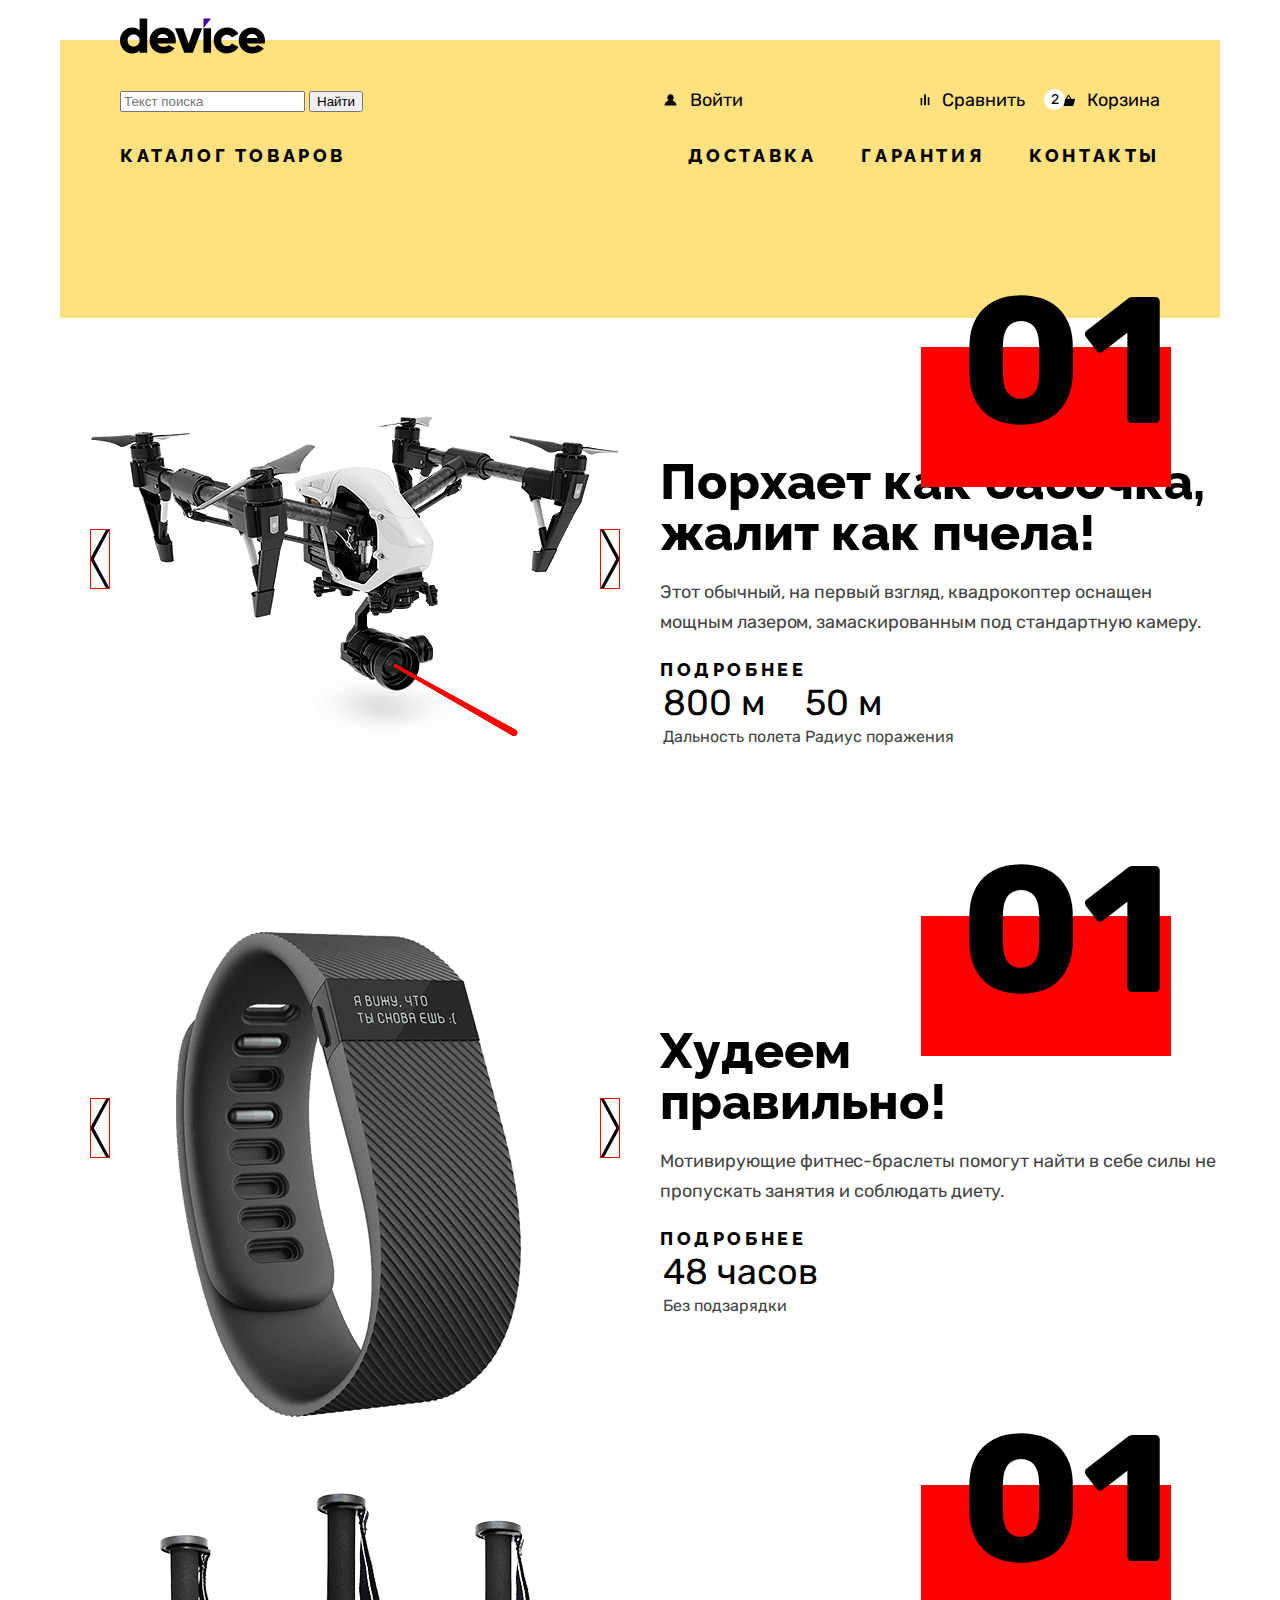
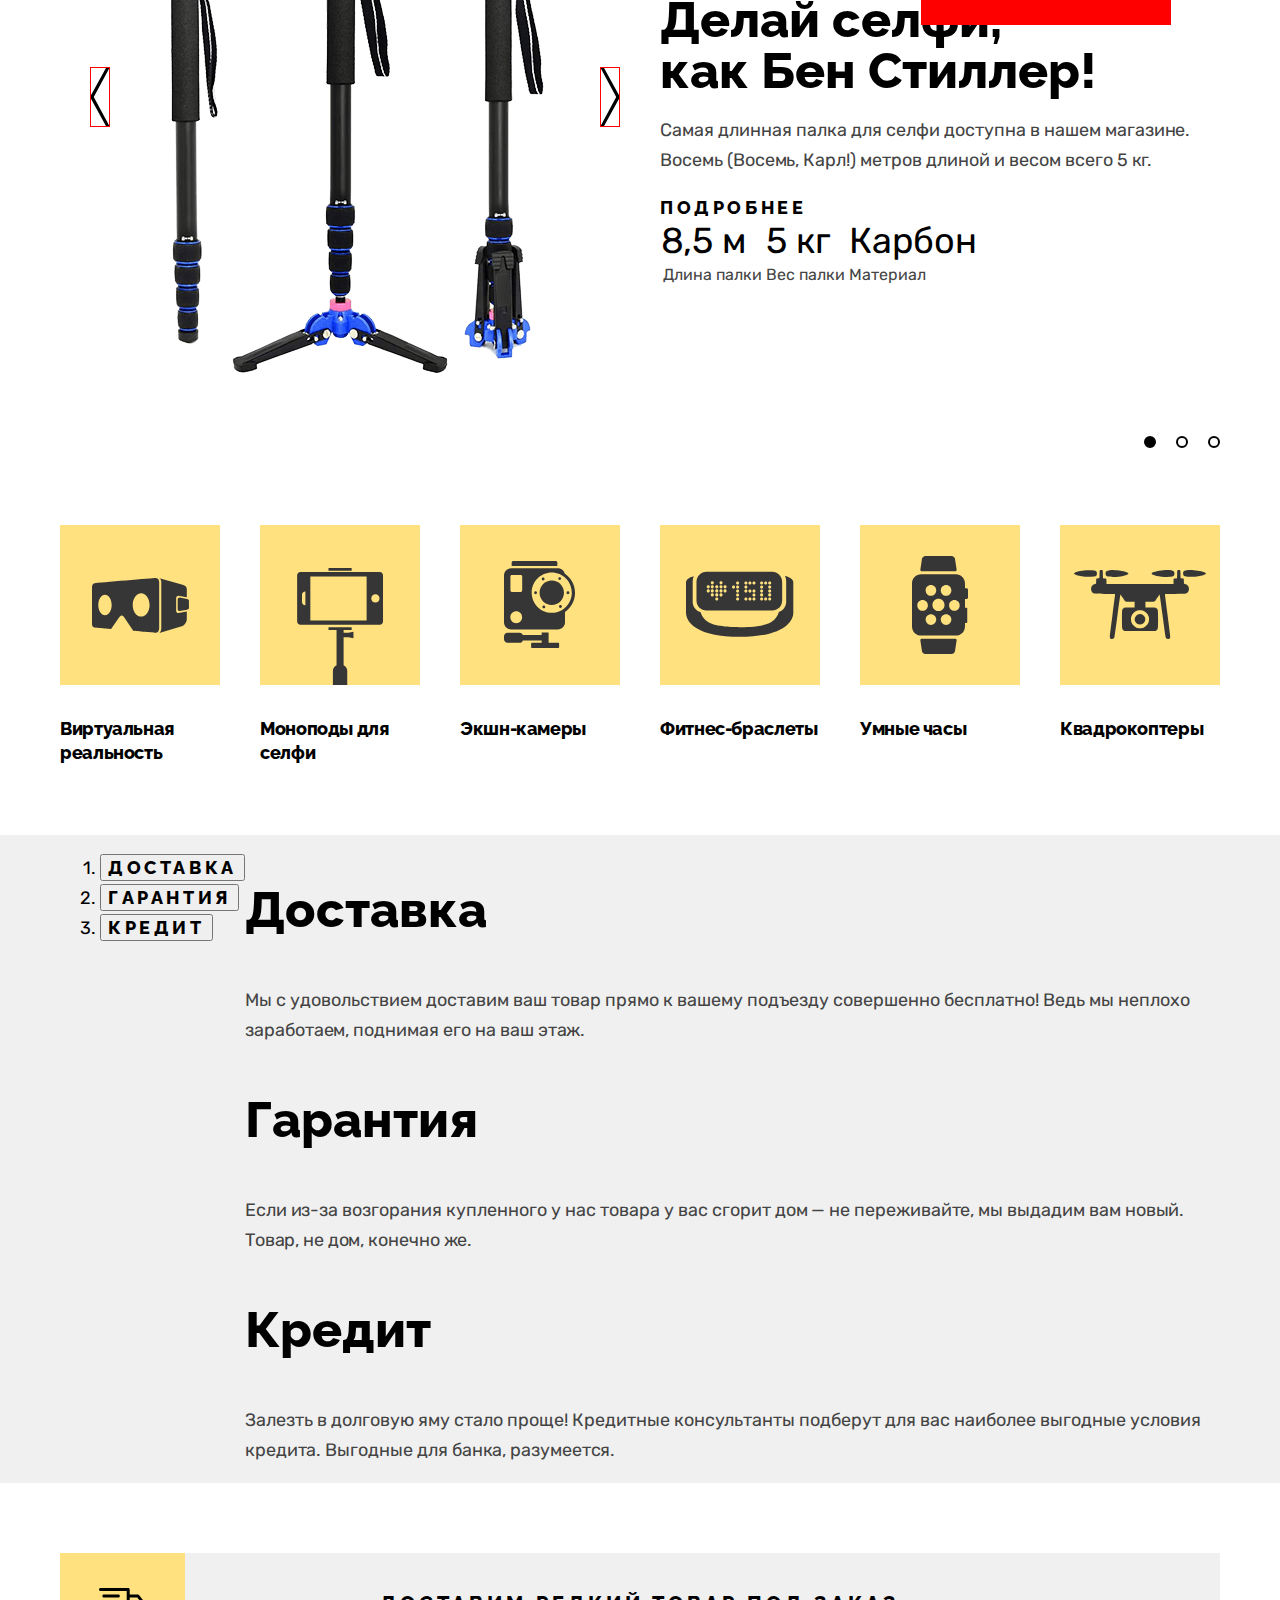
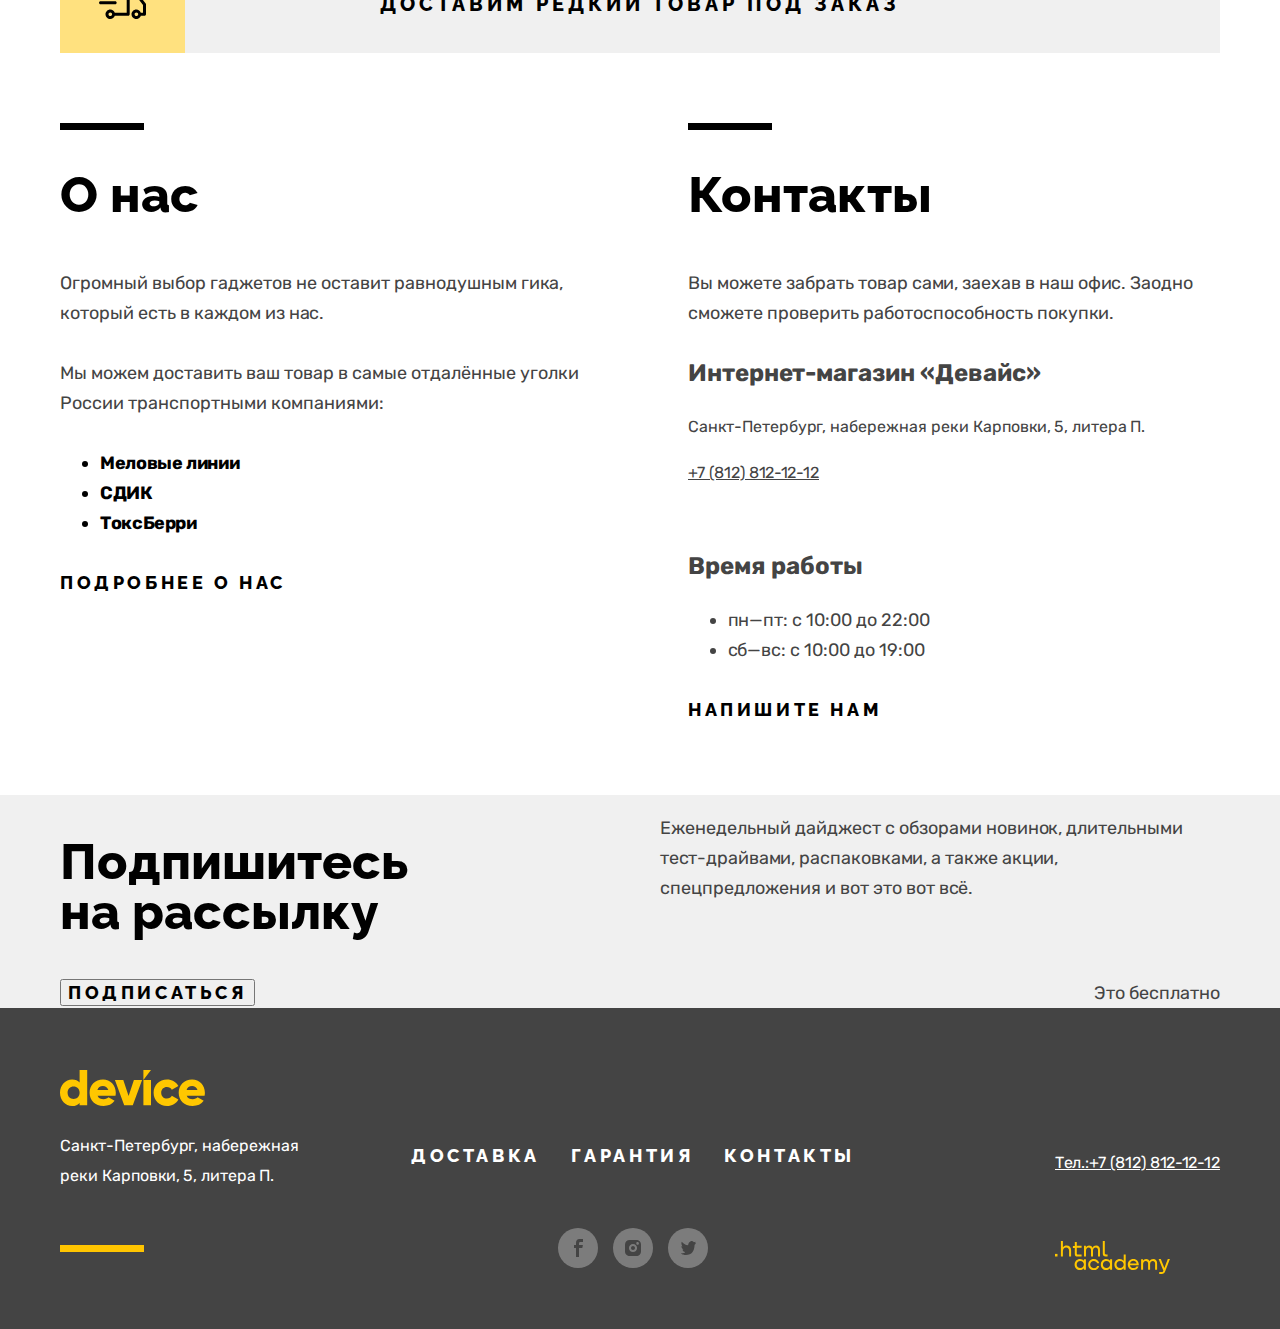
<file: index.html>
<!DOCTYPE html>
<html lang="ru">

<head>
  <meta charset="utf-8" />
  <title>HTML Academy: Девайс</title>
  <link rel="stylesheet" href="styles/style.css">
</head>
<body>
  <header class="main-header">
    <nav class="navigation">
      <a href="index.html" class="main-header-logo">
        <img src="images/logo_black.svg" alt="Логотип магазина Девайс." width="145" height="36"/>
      </a>
      <div class="user-navigation-wrapper">
        <form action="https://echo.htmlacademy.ru/" class="main-search" method="post">
          <label for="main-search-field" class="visually-hidden">Поиск по сайту</label>
          <input type="search" placeholder="Текст поиска" name="main-search-field" id="main-search-field" />
          <button class="main-search-button" type="submit">Найти</button>
        </form>
        <ul class="navigation-list navigation-user">
          <li class="navigation-item">
            <a href="#" class="navigation-link nav-user-icon">Войти</a>
          </li>
        </ul>
        <ul class="navigation-list navigation-cart">
          <li class="navigation-item">
            <a href="#" class="navigation-link nav-compare-icon">Сравнить</a>
          </li>
          <li class="navigation-item">
            <a href="#" class="navigation-link nav-cart-icon">Корзина</a>
          </li>
        </ul>
      </div>
      <ul class="navigation-list navigation-page">
        <li class="navigation-item">
          <a href="catalog.html" class="navigation-link">Каталог товаров</a>
        </li>
          <li class="navigation-item">
            <a href="delivery.html" class="navigation-link">Доставка</a>
          </li>
          <li class="navigation-item">
            <a href="warranty.html" class="navigation-link">Гарантия</a>
          </li>
          <li class="navigation-item">
            <a href="contacts.html" class="navigation-link">Контакты</a>
          </li>
      </ul>
    </nav>
  </header>
  <main class="main-container main-index">
    <h1 class="visually-hidden">Интернет-магазин Девайс.</h1>
    <div class="slider">
      <div class="slider-item">
        <div class="slider-image-wrapper">
          <img class="slider-image" src="images/slider-1.png" alt="Белый квадрокоптер." width="560" height="560" />
          <div class="slider-controls">
            <button class="slider-button slider-prev" type="button">
              <span class="visually-hidden">Предыдущий баннер.</span>
            </button>
            <button class="slider-button slider-next" type="button">
              <span class="visually-hidden">Следующий баннер.</span>
            </button>
          </div>
        </div>
        <div class="slider-details-wrapper">
          <p>
            <b class="main-title slider-header">Порхает как бабочка,<br />
              жалит как пчела!</b>
          </p>
          <p class="plain-text">
            Этот обычный, на первый взгляд, квадрокоптер оснащен мощным
            лазером, замаскированным под стандартную камеру.
          </p>
          <a href="#" class="button slider-link">Подробнее</a>
          <table class="slider-details">
            <tr class="slider-details-bold">
              <td>800 м</td>
              <td>50 м</td>
            </tr>
            <tr class="slider-details-light">
              <td>Дальность полета</td>
              <td>Радиус поражения</td>
            </tr>
          </table>
        </div>
      </div>
      <div class="slider-item">
        <div class="slider-image-wrapper">
          <img class="slider-image" src="images/slider-2.png" alt="Черный фитнес-браслет." width="560" height="560" />
          <div class="slider-controls">
            <button class="slider-button slider-prev" type="button">
              <span class="visually-hidden">Предыдущий баннер.</span>
            </button>
            <button class="slider-button slider-next" type="button">
              <span class="visually-hidden">Следующий баннер.</span>
            </button>
          </div>
        </div>
        <div class="slider-details-wrapper">
          <p>
            <b class="main-title slider-header">Худеем<br />
              правильно!</b>
          </p>
          <p class="plain-text">
            Мотивирующие фитнес-браслеты помогут найти в себе силы не
            пропускать занятия и соблюдать диету.
          </p>
          <a href="#" class="button slider-link">Подробнее</a>
          <table class="slider-details">
            <tr class="slider-details-bold">
              <td>48 часов</td>
            </tr>
            <tr class="slider-details-light">
              <td>Без подзарядки</td>
            </tr>
          </table>
        </div>
      </div>
      <div class="slider-item">
        <div class="slider-image-wrapper">
          <img class="slider-image" src="images/slider-3.png" alt="Черная палка для селфи." width="560" height="560" />
          <div class="slider-controls">
            <button class="slider-button slider-prev" type="button">
              <span class="visually-hidden">Предыдущий баннер.</span>
            </button>
            <button class="slider-button slider-next" type="button">
              <span class="visually-hidden">Следующий баннер.</span>
            </button>
          </div>
        </div>
        <div class="slider-details-wrapper">
          <p>
            <b class="main-title slider-header">Делай селфи,<br />
              как Бен Стиллер!
            </b>
          </p>
          <p class="plain-text">
            Самая длинная палка для селфи доступна в нашем магазине. Восемь
            (Восемь, Карл!) метров длиной и весом всего 5 кг.
          </p>
          <a href="#" class="button slider-link">Подробнее</a>
          <table class="slider-details">
            <tr class="slider-details-bold">
              <td>8,5 м</td>
              <td>5 кг</td>
              <td>Карбон</td>
            </tr>
            <tr class="slider-details-light">
              <td>Длина палки</td>
              <td>Вес палки</td>
              <td>Материал</td>
            </tr>
          </table>
        </div>
      </div>
      <ol class="slider-pagination">
        <li class="slider-pagination-item">
          <button class="slider-pagination-button slider-pagination-button-current" type="button">
            <span class="visually-hidden">1 баннер.</span>
          </button>
        </li>
        <li class="slider-pagination-item">
          <button class="slider-pagination-button" type="button">
            <span class="visually-hidden">2 баннер.</span>
          </button>
        </li>
        <li class="slider-pagination-item">
          <button class="slider-pagination-button" type="button">
            <span class="visually-hidden">3 баннер.</span>
          </button>
        </li>
      </ol>
    </div>
    <section class="categories">
      <div class="categories-wrapper">
        <h2 class="visually-hidden">Категории товаров.</h2>
        <ul class="categories-list">
          <li>
            <a class="categories-link category-vr" href="#">
              <h3>Виртуальная реальность</h3>
            </a>
          </li>
          <li>
            <a class="categories-link category-selfie" href="#">
              <h3>Моноподы для селфи</h3>
            </a>
          </li>
          <li>
            <a class="categories-link category-camera" href="#">
              <h3>Экшн-камеры</h3>
            </a>
          </li>
          <li>
            <a class="categories-link category-fitness" href="#">
              <h3>Фитнес-браслеты</h3>
            </a>
          </li>
          <li>
            <a class="categories-link category-watch" href="#">
              <h3>Умные часы</h3>
            </a>
          </li>
          <li>
            <a class="categories-link category-quadrocopter" href="#">
              <h3>Квадрокоптеры</h3>
            </a>
          </li>
        </ul>
      </div>
    </section>
    <section class="proposals">
      <div class="wrapper">
        <div class="proposals-wrapper">
          <ol class="proposals-pagination">
            <li class="proposals-pagination-item">
              <button class="button proposals-pagination-button proposals-pagination-button-current" type="button">
                Доставка
              </button>
            </li>
            <li class="proposals-pagination-item">
              <button class="button proposals-pagination-button" type="button">
                Гарантия
              </button>
            </li>
            <li class="proposals-pagination-item">
              <button class="button proposals-pagination-button" type="button">
                Кредит
              </button>
            </li>
          </ol>
          <h2 class="visually-hidden">Условия оплаты и гарантии.</h2>
          <div class="proposals-item-wrapper">
            <section class="proposals-item">
              <h3 class="main-title proposals-title">Доставка</h3>
              <p class="plain-text proposals-text">
                Мы с удовольствием доставим ваш товар прямо к вашему подъезду
                совершенно бесплатно! Ведь мы неплохо заработаем, поднимая его на
                ваш этаж.
              </p>
            </section>
            <section class="proposals-item">
              <h3 class="main-title proposals-title">Гарантия</h3>
              <p class="plain-text proposals-text">
                Если из-за возгорания купленного у нас товара у вас сгорит дом — не
                переживайте, мы выдадим вам новый. Товар, не дом, конечно же.
              </p>
            </section>
            <section class="proposals-item">
              <h3 class="main-title proposals-title">Кредит</h3>
              <p class="plain-text proposals-text">
                Залезть в долговую яму стало проще! Кредитные консультанты подберут
                для вас наиболее выгодные условия кредита. Выгодные для банка,
                разумеется.
              </p>
            </section>
  
          </div>
        </div>
      </div>
    </section>
      <a class="proposals-info-text proposals-info-wrapper" href="#">
        <b>Доставим редкий товар под заказ</b>
      </a>
    <div class="about-contacts-wrapper">
      <section class="about">
        <h2 class="main-title about-title">О нас</h2>
        <p class="plain-text">
          Огромный выбор гаджетов не оставит равнодушным гика, который есть в
          каждом из нас.
        </p>
        <p class="plain-text">
          Мы можем доставить ваш товар в самые отдалённые уголки России
          транспортными компаниями:
        </p>
        <ul class="about-list">
          <li class="about-item">
            <span>Меловые линии</span>
          </li>
          <li class="about-item">
            <span>СДИК</span>
          </li>
          <li class="about-item">
            <span>ТоксБерри</span>
          </li>
        </ul>
        <a href="#" class="button about-link">Подробнее о нас</a>
      </section>
      <section class="contacts">
        <h2 class="main-title contacts-title">Контакты</h2>
        <p class="plain-text contacts-text">
          Вы можете забрать товар сами, заехав в наш офис. Заодно сможете
          проверить работоспособность покупки.
        </p>
        <section>
          <h3 class="contacts-subtitle">Интернет-магазин «Девайс»</h3>
          <address class="contacts-address">
            <p class="plain-text contacts-address-text">
              Санкт-Петербург, набережная реки Карповки, 5, литера П.
            </p>
            <a class="plain-text contacts-phone" href="tel:+78128121212">+7 (812) 812-12-12</a>
          </address>
        </section>
        <section>
          <h3 class="contacts-subtitle">Время работы</h3>
          <ul class="contacts-schedule">
            <li class="plain-text contacts-schedule-item">пн—пт: с 10:00 до 22:00</li>
            <li class="plain-text contacts-schedule-item">сб—вс: с 10:00 до 19:00</li>
          </ul>
        </section>
        <a class="button contacts-link" href="#">Напишите нам</a>
      </section>
    </div>
    <section class="email">
      <div class="email-wrapper">
        <h2 class="main-title email-title">Подпишитесь на рассылку</h2>
        <p class="plain-text email-text">
          Еженедельный дайджест с обзорами новинок, длительными тест-драйвами,
          распаковками, а также акции, спецпредложения и вот это вот всё.
        </p>
      </div>
      <div class="email-wrapper">
        <form class="email-form" action="https://echo.htmlacademy.ru/" method="post">
          <label class="visually-hidden">Email
            <input type="email" placeholder="Ваш e-mail" name="email-form-field" required />
          </label>
          <button class="button email-form-button" type="submit">Подписаться</button>
        </form>
        <span class="plain-text email-disclaimer">Это бесплатно</span>
      </div>
      </section>
  </main>
  <footer class="main-footer">
    <div class="footer-container">
      <section class="contacts">
        <a href="index.html"  class="main-footer-logo">
          <img src="images/logo_yellow.svg" alt="Логотип магазина Девайс." width="145" height="36" />
        </a>
        <h2 class="visually-hidden">Контакты.</h2>
        <address class="contacts-address">
          <p class="contacts-address-text">
            Санкт-Петербург, набережная реки Карповки, 5, литера П.
          </p>
        </address>
      </section> 
      <div class="footer-inner-middle">
        <section class="navigation">
          <h2 class="visually-hidden">Навигация по сайту.</h2>
          <ul class="navigation-list navigation-page">
            <li class="navigation-item">
              <a href="delivery.html" class="navigation-link">Доставка</a>
            </li>
            <li class="navigation-item">
              <a href="warranty.html" class="navigation-link">Гарантия</a>
            </li>
            <li class="navigation-item">
              <a href="contacts.html" class="navigation-link">Контакты</a>
            </li>
          </ul>
        </section>
        <section class="social">
          <h2 class="visually-hidden">Социальные сети.</h2>
          <ul class="social-list">
            <li>
              <a href="https://www.facebook.com/htmlacademy" class="social-button button-fb">
                <span class="visually-hidden">Фейсбук.</span></a>
            </li>
            <li>
              <a href="https://www.instagram.com/htmlacademy/" class="social-button button-ig">
                <span class="visually-hidden">Инстаграм.</span></a>
            </li>
            <li>
              <a href="https://twitter.com/htmlacademy_ru" class="social-button button-tw">
                <span class="visually-hidden">Твиттер.</span></a>
            </li>
          </ul>
        </section>
      </div>
      <div class="footer-inner-right">
      <a class="contacts-phone" href="tel:+78128121212">Тел.:+7 (812) 812-12-12</a>
      <a href=" https://htmlacademy.ru/">
        <img src="images/logo-html.svg" alt="Copyright Html Academy." width="115" height="33"/>
      </a>
      </div>
    </div>  
  </footer>
</body>

</html>
</file>
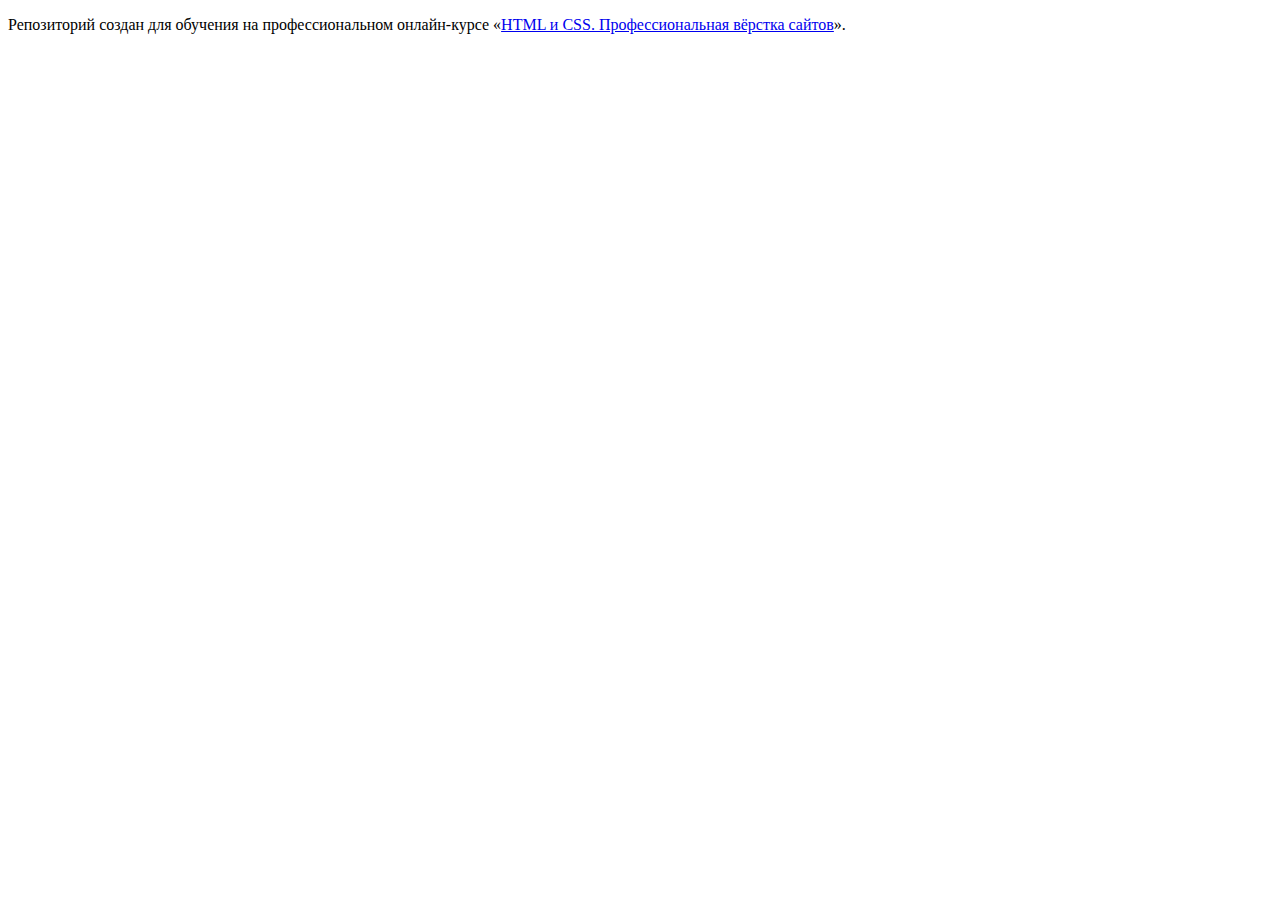
<file: 1/index.html>
<!DOCTYPE html>
<html lang="ru">
  <head>
    <meta charset="utf-8">
    <title>HTML Academy: Девайс</title>
    <base href="https://htmlacademy-htmlcss.github.io/244435-device-33/1/">
</head>
  <body>

    <p>Репозиторий создан для обучения на профессиональном онлайн‑курсе «<a href="https://htmlacademy.ru/intensive/htmlcss">HTML и CSS. Профессиональная вёрстка сайтов</a>».</p>

  </body>
</html>
</file>
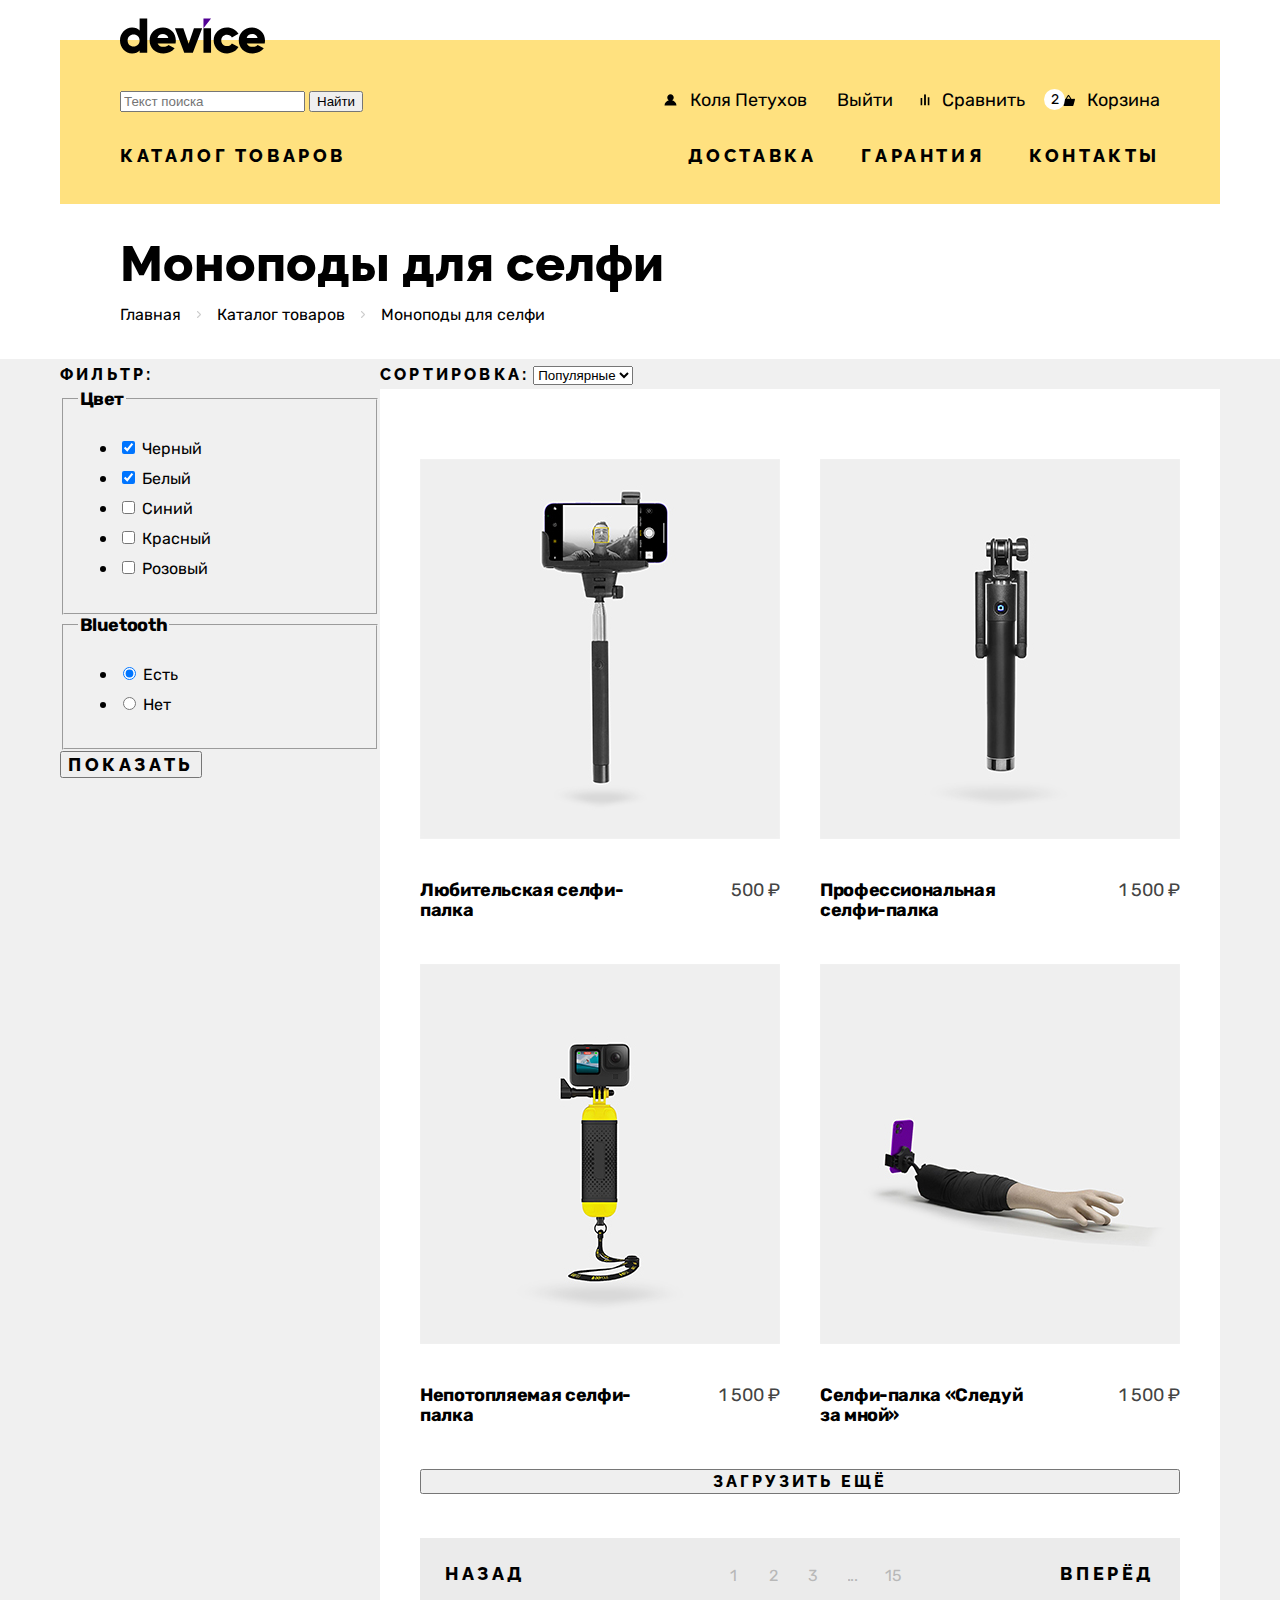
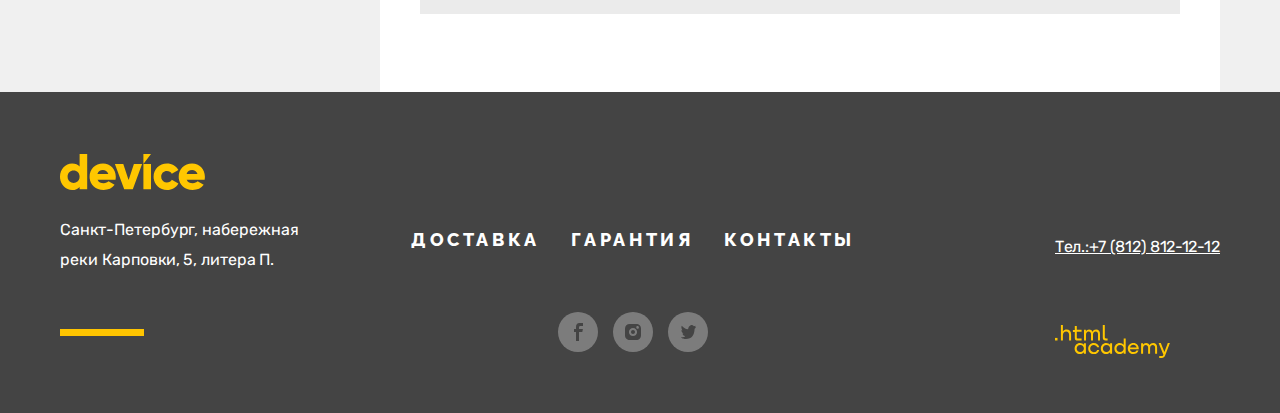
<file: catalog.html>
<!DOCTYPE html>
<html lang="ru">

<head>
  <meta charset="utf-8" />
  <title>HTML Academy: Девайс</title>
  <link rel="stylesheet" href="styles/style.css">
</head>

<body>
  <header class="main-header">
    <nav class="navigation nav-catalog">
      <a href="index.html" class="navigation-logo">
        <img src="images/logo_black.svg" alt="Логотип магазина Девайс." class="main-header-logo" width="145" height="36"/>
      </a>
      <div class="user-navigation-wrapper">
        <form action="https://echo.htmlacademy.ru/" class="main-search" method="post">
          <label for="main-search-field" class="visually-hidden">Поиск по сайту</label>
          <input type="search" placeholder="Текст поиска" name="main-search-field" id="main-search-field" />
          <button class="main-search-button" type="submit">Найти</button>
        </form>
        <ul class="navigation-list navigation-user">
          <li class="navigation-item">
            <a href="#" class="navigation-link nav-user-icon">Коля Петухов</a>
          </li>
          <li class="navigation-item">
            <a href="#" class="navigation-link">Выйти</a>
          </li>
        </ul>
        <ul class="navigation-list navigation-cart">
          <li class="navigation-item">
            <a href="#" class="navigation-link nav-compare-icon">Сравнить</a>
          </li>
          <li class="navigation-item">
            <a href="#" class="navigation-link nav-cart-icon">Корзина</a>
          </li>
        </ul>
      </div>
      <ul class="navigation-list navigation-page">
        <li class="navigation-item">
          <a href="catalog.html" class="navigation-link">Каталог товаров</a>
        </li>
          <li class="navigation-item">
            <a href="delivery.html" class="navigation-link">Доставка</a>
          </li>
          <li class="navigation-item">
            <a href="warranty.html" class="navigation-link">Гарантия</a>
          </li>
          <li class="navigation-item">
            <a href="contacts.html" class="navigation-link">Контакты</a>
          </li>
      </ul>
    </nav>
  </header>
  <main class="main-container">
      <header class="inner-header">
        <div class="wrapper">
          <h1 class="main-title inner-header-title">Моноподы для селфи</h1>
          <ul class="breadcrumbs">
            <li class="breadcrumbs-item">
              <a href="index.html" class="breadcrumbs-link">Главная</a>
            </li>
            <li class="breadcrumbs-item">
              <a href="#" class="breadcrumbs-link">Каталог товаров</a>
            </li>
            <li class="breadcrumbs-item">
              <a href="index.html" class="breadcrumbs-link">Моноподы для селфи</a>
            </li>
          </ul>
        </div>
      </header>
      <section class="catalog-products">
        <div class="catalog-products-wrapper">
          <div class="catalog-filter-container">
            <h2 class="visually-hidden">Список товаров с фильтрами.</h2>
            <span class="catalog-products-label">Фильтр:</span>
            <form class="catalog-filter" action="https://echo.htmlacademy.ru/" method="get">
              <fieldset class="catalog-filter-group">
                <legend class="catalog-filter-title">Цвет</legend>
                <ul class="catalog-filter-list">
                  <li class="catalog-filter-item">
                    <label class="control">
                      <input class="control-input" type="checkbox" name="black" checked />
                      Черный
                    </label>
                  </li>
                  <li class="catalog-filter-item">
                    <label class="control">
                      <input class="control-input" type="checkbox" name="white" checked />
                      Белый
                    </label>
                  </li>
                  <li class="catalog-filter-item">
                    <label class="control">
                      <input class="control-input" type="checkbox" name="blue" />
                      Синий
                    </label>
                  </li>
                  <li class="catalog-filter-item">
                    <label class="control">
                      <input class="control-input" type="checkbox" name="red" />
                      Красный
                    </label>
                  </li>
                  <li class="catalog-filter-item">
                    <label class="control">
                      <input class="control-input" type="checkbox" name="pink" />
                      Розовый
                    </label>
                  </li>
                </ul>
              </fieldset>
              <fieldset class="catalog-filter-group">
                <legend class="catalog-filter-title">Bluetooth</legend>
                <ul class="catalog-filter-list">
                  <li class="catalog-filter-item">
                    <label class="control">
                      <input class="control-input" type="radio" name="bluetooth" value="yes" checked />
                      Есть
                    </label>
                  </li>
                  <li class="catalog-filter-item">
                    <label class="control">
                      <input class="control-input" type="radio" name="bluetooth" value="no" />
                      Нет
                    </label>
                  </li>
                </ul>
              </fieldset>
              <button class="button" type="submit">Показать</button>
            </form>
          </div>
          <div class="catalog-product-container">
            <div class="catalog-sort-wrapper">
              <span class="catalog-products-label">Сортировка:</span>
              <select class="select-control" aria-label="Сортировка" name="popular">
                <option value="popular">Популярные</option>
                <option value="cheap">Дешевые</option>
                <option value="expensive">Дорогие</option>
              </select>
              <a href="#" class="sort-up">
                <span class="visually-hidden">По убыванию.</span>
              </a>
              <a href="#" class="sort-down">
                <span class="visually-hidden">По возрастанию.</span>
              </a>
            </div>
            <div class="product-list-container">
              <ul class="product-list">
                <li class="product-card">
                  <a class="product-card-link" href="#">
                    <img class="product-card-image" src="images/product-1.jpg" alt="" width="360" height="380"/>
                    <div class="product-title-wrapper">
                      <h3>Любительская селфи-палка</h3>
                      <b class="product-card-price">500 ₽</b>
                    </div>
                  </a>
                </li>
                <li class="product-card">
                  <a class="product-card-link" href="#">
                    <img class="product-card-image" src="images/product-2.jpg" alt="" width="360" height="380" />
                    <div class="product-title-wrapper">
                      <h3>Профессиональная селфи-палка</h3>
                      <b class="product-card-price">1 500 ₽</b>
                    </div>
                  </a>
                </li>
                <li class="product-card">
                  <a class="product-card-link" href="#">
                    <img class="product-card-image" src="images/product-3.jpg" alt="" width="360" height="380" />
                    <div class="product-title-wrapper">
                      <h3>Непотопляемая селфи-палка</h3>
                      <b class="product-card-price">1 500 ₽</b>
                    </div>
                  </a>
                </li>
                <li class="product-card">
                  <a class="product-card-link" href="#">
                    <img class="product-card-image" src="images/product-4.jpg" alt="" width="360" height="380" />
                    <div class="product-title-wrapper">
                      <h3>Селфи-палка «Следуй за мной»</h3>
                      <b class="product-card-price">1 500 ₽</b>
                    </div>
                  </a>
                </li>
              </ul>
              <button class="button button-more" type="button">Загрузить ещё</button>
              <div class="pagination-wrapper">
                <a href="#" class="pagination-link pagination-prev">Назад</a>
                <ul class="pagination">
                  <li class="pagination-item">
                    <a href="#" class="pagination-link">1</a>
                  </li>
                  <li class="pagination-item">
                    <a href="#" class="pagination-link">2</a>
                  </li>
                  <li class="pagination-item">
                    <a href="#" class="pagination-link">3</a>
                  </li>
                  <li class="pagination-item">
                    <a href="#" class="pagination-link">...</a>
                  </li>
                  <li class="pagination-item">
                    <a href="#" class="pagination-link">15</a>
                  </li>
              </ul>
                <a href="#" class="pagination-link pagination-next">Вперёд</a>
              </div>
            </div>
          </div>
        </div>
      </section>
  </main>
  <footer class="main-footer">
    <div class="footer-container">
      <section class="contacts">
        <a href="index.html">
          <img src="images/logo_yellow.svg" alt="Логотип магазина Девайс." class="main-footer-logo" width="145" height="36" />
        </a>
        <h2 class="visually-hidden">Контакты.</h2>
        <address class="contacts-address">
          <p class="contacts-address-text">
            Санкт-Петербург, набережная реки Карповки, 5, литера П.
          </p>
        </address>
      </section> 
      <div class="footer-inner-middle">
        <section class="navigation">
          <h2 class="visually-hidden">Навигация по сайту.</h2>
          <ul class="navigation-list navigation-page">
            <li class="navigation-item">
              <a href="delivery.html" class="navigation-link">Доставка</a>
            </li>
            <li class="navigation-item">
              <a href="warranty.html" class="navigation-link">Гарантия</a>
            </li>
            <li class="navigation-item">
              <a href="contacts.html" class="navigation-link">Контакты</a>
            </li>
          </ul>
        </section>
        <section class="social">
          <h2 class="visually-hidden">Социальные сети.</h2>
          <ul class="social-list">
            <li>
              <a href="https://www.facebook.com/htmlacademy" class="social-button button-fb">
                <span class="visually-hidden">Фейсбук.</span></a>
            </li>
            <li>
              <a href="https://www.instagram.com/htmlacademy/" class="social-button button-ig">
                <span class="visually-hidden">Инстаграм.</span></a>
            </li>
            <li>
              <a href="https://twitter.com/htmlacademy_ru" class="social-button button-tw">
                <span class="visually-hidden">Твиттер.</span></a>
            </li>
          </ul>
        </section>
      </div>
      <div class="footer-inner-right">
      <a class="contacts-phone" href="tel:+78128121212">Тел.:+7 (812) 812-12-12</a>
      <a href=" https://htmlacademy.ru/">
        <img src="images/logo-html.svg" alt="Copyright Html Academy." width="115" height="33"/>
      </a>
      </div>
    </div>  
  </footer>
</body>

</html>
</file>
<file: styles/style.css>
@font-face {
    font-family: "Raleway";
    font-style: normal;
    font-weight: 800;
    src: url("../fonts/raleway/raleway-800.woff2") format("woff2");
    font-display: swap;
}

@font-face {
    font-family: "Rubik";
    font-style: normal;
    font-weight: 400;
    src: url("../fonts/rubik/rubik-400.woff2") format("woff2");
    font-display: swap;
}


@font-face {
    font-family: "Rubik";
    font-style: normal;
    font-weight: 700;
    src: url("../fonts/rubik/rubik-700.woff2") format("woff2");
    font-display: swap;
}

html {
    height: 100%;
}

body {
    margin: 0;
    padding-top: 40px;
    display: flex;
    flex-direction: column;
    min-height: 100%;

    font-family: "Rubik", sans-serif;
    font-size: 18px;
    line-height: 30px;

    background-color: #FFFFFF;
    color: #000000;
}

.button {
    font-family: "Raleway", sans-serif;
    font-weight: 800;
    font-size: 18px;
    line-height: 21px;
    text-align: center;
    letter-spacing: 0.2em;
    text-transform: uppercase;
    color: #000000;
    text-decoration: none;
}

.navigation-link {
    color: #000000;
    text-decoration: none;
}

.navigation-page .navigation-link {
    font-family: "Raleway", sans-serif;
    text-transform: uppercase;
    font-weight: 800;
    line-height: 21px;
    letter-spacing: 0.2em;

    display: block;
}


.main-title {
    font-family: "Raleway", sans-serif;
    font-weight: 800;
    font-size: 50px;
    line-height: 50px;
}

.plain-text {
    color: #444444;
}

.slider-details-bold {
    font-size: 36px;
}

.slider-details-light {
    font-size: 16px;
    color: #444444;
}

.categories-link {
    text-decoration: none;
    color: #000000;
    width: 160px;
    display: block;
}

.categories-link h3 {
    font-family: "Raleway", sans-serif;
    font-weight: 800;
    font-size: 18px;
    line-height: 24px;
    letter-spacing: -0.02em;
    margin: 0;
}

.categories-link::before {
    display: block;
    height: 160px;
    content: '';
    background-color: #FFE17F;
    background-repeat: no-repeat;
    background-size: 160px 160px;
    margin-bottom: 32px;
}

.proposals-info-text {
    font-family: Raleway;
    font-weight: 800;
    font-size: 20px;
 
    line-height: 23px;
    letter-spacing: 0.2em;
    text-decoration: none;
    text-transform: uppercase;
    color: #000000; 
}

.about-list span {
    font-weight: 700;
    line-height: 20px;
    letter-spacing: -0.02em;

}

.contacts-subtitle {
    color: #444444;
    font-size: 24px;
}

.contacts-address, .contacts-phone {
    font-style: normal;
    font-size: 16px;
}

.contacts-phone {
    margin-bottom: 63px;
    display: block;
}

.main-footer,
.main-footer a {
    color: #FFFFFF;
    background-color: #444444;;
}

.breadcrumbs-link {
    color: #000000;
    text-decoration: none;
    font-size: 16px;
    margin-right: 36px;
}

.breadcrumbs-item {
    position: relative;
    line-height: 19px;
}

.breadcrumbs-item:not(:last-child)::after {
    content: '';
    background-image: url("../images/light-gray-arrow-icon.svg");
    background-repeat: no-repeat;
    width: 4px;
    height: 7px;
    position: absolute;
    top: 6px;
    right: 16px;
}

.catalog-products-label {
    font-family: Raleway;
    font-weight: 800;
    font-size: 16px;
    line-height: 19px;
    letter-spacing: 0.2em;
    text-transform: uppercase;
}

.catalog-products {
    background: #F0F0F0;
}

.catalog-products-wrapper {
    display: flex;
    width: 1160px;
    margin: 0 auto;
}

.product-card-link {
    text-decoration: none;
}
.product-card-link h3 {
    color: #000000;
    font-weight: 700;
    font-size: 18px;
    line-height: 20px;
    letter-spacing: -0.02em;
}

.product-card-price {
    color: #444444;
    line-height: 21px;
    font-weight: 400;
}

.button-more {
    font-size: 16px;
    line-height: 19px;
    margin-bottom: 44px;
}

.pagination-link {
    font-size: 16px;
    line-height: 20px;
    text-decoration: none;
    opacity: 0.3;
    color: #444444;
}

.catalog-filter label {
    font-size: 16px;
    line-height: 19px;
}

.catalog-filter-title {
    font-weight: 700;
    line-height: 20px;
    letter-spacing: -0.02em;
}

.main-header {
    background: #FFE17F;
    width: 1160px;
    margin: 0 auto;

}

.select-control option {
    font-family: "Rubik";
    font-weight: 400;
    font-size: 18px;
    line-height: 30px;
}

.pagination-next,
.pagination-prev {
    font-family: "Raleway", sans-serif;
    font-weight: 800;
    font-size: 18px;
    line-height: 21px;
    letter-spacing: 0.2em;
    color: black;
    opacity: 1;
    text-transform: uppercase;

    display: block;
    padding: 25px;
}

.main-container {
    flex-grow: 1;
    /* width: 1160px;
    margin: 0 auto; */
}

.main-header .navigation {
    width: 1040px;
    margin: 0 auto;
    padding-bottom: 152px;
}



.navigation-list {
    margin: 0;
    padding: 0;
    list-style-type: none;
    display: flex;
    flex-wrap: wrap;
}
.user-navigation-wrapper {
    display: flex;
    margin-bottom: 30px;
}



.navigation-user {
    min-width: 230px;
    justify-content: space-between;
}

.main-search {
    width: 517px;
    margin-right: 26px;

}

.navigation-cart {
    width: 240px;
    margin-left: auto;
    justify-content: space-between;

}


.visually-hidden {
    position: absolute;
    width: 1px;
    height: 1px;
    margin: -1px;
    padding: 0;
    border: 0;
    clip: rect(0 0 0 0);
    overflow: hidden;
}

.slider {
    width: 1160px;
    margin: 0 auto;
    margin-bottom: 70px;
}

.slider-item {
    display: flex;
}

.slider-image-wrapper {
    width: 560px;
    margin-right: 40px;
    position: relative;
}

.categories {
    width: 1160px;
    margin: 0 auto;
    margin-bottom: 70px;
}

.categories-list {
    margin: 0;
    padding: 0;
    display: flex;
    justify-content: space-between;
    list-style-type: none;
    flex-wrap: wrap;
}

.proposals-wrapper {
    display: flex;
    margin-bottom: 70px;
}

.proposals-info-wrapper {
    display: block;
    height: 100px;
    box-sizing: border-box;
    text-align: center;
    background-color: #F0F0F0;
    width: 1160px;
    margin: 0 auto; 

    padding-top: 40px;
    padding-bottom: 40px;
    margin-bottom: 70px;

    position: relative;
}

.proposals-info-wrapper::before {
    content: '';
    position: absolute;
    left: 0;
    top: 0;
    width: 125px;
    height: 100px;
    background-color: #FFE17F;
    background-image: url('../images/delivery-icon.svg');
    background-repeat: no-repeat;
    background-position: center center;
}

.about-contacts-wrapper {
    width: 1160px;
    margin: 0 auto;
    display: flex;
    justify-content: space-between;
    margin-bottom: 70px;
}

.about-contacts-wrapper .about {
    width: 520px;
    position: relative;
    padding-top: 47px;
}
.about-contacts-wrapper .contacts {
    width: 532px;
    position: relative;
    padding-top: 47px;
}

.email-wrapper {
    width: 1160px;
    margin: 0 auto;
    display: flex;
    justify-content: space-between;

}

.email-title {
    width: 360px;
}

.email-text {
    width: 560px;
}



.footer-container {
    display: flex;
    width: 1160px;
    margin: 0 auto;
    padding-top: 62px;
}


.footer-container .contacts {
    width: 240px;
    height: 182px;
    margin-right: 111px;
    position: relative;
}

.footer-container .contacts::after {
    content: '';
    position: absolute;
    bottom: 0;
    left: 0;
    width: 84px;
    height: 7px;
    background-color: #FFC500;
}

.footer-inner-right {
    max-width: 175px;
    margin-left: auto;
    margin-top: 78px;
}

.catalog-filter-container {
    width: 320px;
}

.catalog-product-container {
    width: 840px;
}

.proposals {
    background-color: #F0F0F0;
    margin-bottom: 70px;
}

.email {
    background-color: #F0F0F0;
}
.wrapper {
    box-sizing: border-box;
    width: 1160px;
    margin: 0 auto;
}

.inner-header .wrapper {
    padding-left: 60px;
}

.inner-header {
    margin-top: 35px;
    margin-bottom: 35px;
}

.footer-inner-middle {
    width: 444px;
    margin-top: 75px;
}

.footer-inner-middle .navigation-list {
    justify-content: space-between;
    margin-bottom: 62px;

}


.social-list {
    width: 150px;
    margin: 0 auto;
    padding: 0;
    list-style-type: none;
    display: flex;
    flex-wrap: wrap;
    justify-content: space-between;
    margin-bottom: 61px;
}



.inner-header-title {
    margin: 0;
    margin-bottom: 16px;
}

.breadcrumbs {
    margin: 0;
    padding: 0;
    list-style-type: none;
    display: flex;
    flex-wrap: wrap;
}


.pagination {
    list-style-type: none;
    display: flex;
}

.pagination-wrapper {
    display: flex;
    justify-content: space-between;
    background-color: #EBEBEB;
}

.pagination .pagination-link {
    display: block;
    box-sizing: border-box;
    min-width: 40px;
    min-height: 40px;
    text-align: center;
    padding-top: 10px;
    padding-bottom: 10px;
}


header .navigation-page li:nth-child(2) {
    margin-left: auto;
}

header .navigation-page li:not(:last-child) {
    margin-right: 45px;
}



.product-list-container {
    background-color: #FFFFFF;

    display: flex;
    flex-direction: column;

    padding-left: 40px;
    padding-right: 40px;
    padding-top: 70px;
    padding-bottom: 78px;

}

.product-list {
    list-style-type: none;
    display: grid;
    margin: 0;
    padding: 0;
    grid-template-columns: 360px 360px;
    column-gap: 40px;
    row-gap: 44px;

    margin-bottom: 44px;
    
}

.product-title-wrapper h3 {
    margin: 0;
    max-width: 226px;
}
.product-title-wrapper {
    display: flex;
    justify-content: space-between;
}

.product-card-image {
    margin-bottom: 32px;

    object-fit: contain;
}

.main-header-logo {
     position: relative;
     top: -22px;
     display: inline-block;
}



.nav-user-icon {
    padding-left: 27px;
    background-image: url('../images/user-icon.svg');
    background-size: 15px 12px;
    background-position: left center;
    background-repeat: no-repeat;
}

.nav-compare-icon {
    padding-left: 22px;
    background-image: url("../images/compare-icon.svg");
    background-repeat: no-repeat;
    background-position: left center;
    background-size: 10px 12px;
}

.nav-cart-icon {
    position: relative;
    padding-left: 43px;
    background-image: url("../images/cart-icon.svg");
    background-repeat: no-repeat;
    background-position: 18px center;
    background-size: 13px 21px;
}

.nav-cart-icon::before {
    background-color: #FFFFFF;
    content: '2';
    width: 21px;
    height: 21px;
    line-height: 21px;
    font-size: 14px;
    position: absolute;
    text-align: center;
    border-radius: 50%;
    left: 0;
    top: 0;
    bottom: 0;
    
}

a.social-button {
    display: block;
    width: 40px;
    height: 40px;
    border-radius: 50%;
    background-color: #FFFFFF;
    background-repeat: no-repeat;
    background-position: center center;
    opacity: 0.3;
}

.categories-link.category-vr::before {
    background-image: url('../images/category-vr.svg');
}

.categories-link.category-selfie::before {
    background-image: url('../images/category-selfie.svg');
}

.categories-link.category-camera::before {
    background-image: url('../images/category-camera.svg');
}

.categories-link.category-fitness::before {
    background-image: url('../images/category-fitness.svg');
}

.categories-link.category-watch::before {
    background-image: url('../images/category-watch.svg');
}

.categories-link.category-quadrocopter::before {
    background-image: url('../images/category-quadrocopter.svg');
}

.button-fb {
    background-image: url("../images/fb-icon.svg");
}

.button-ig {
    background-image: url("../images/ig-icon.svg");
}

.button-tw {
    background-image: url("../images/tw-icon.svg");
}


.about-contacts-wrapper .about > *:not(:last-child),
.about-contacts-wrapper .contacts > *:not(:last-child) {
    margin: 0;
    margin-bottom: 30px;
}



.about-contacts-wrapper .about .main-title,
.about-contacts-wrapper .contacts .main-title {
    margin: 0;
    margin-bottom: 48px;
}

.slider-details-wrapper {
    /* position: relative;
    z-index: 2; */
    position: relative;
    padding-top: 121px;

}

/* .slider-details-wrapper::before {
    content: '01';
    width: 250px;
    height: 250px;
    font-size: 180px;
    font-weight: 700;
    position: absolute;
    border: 1px solid red;
} */


.slider-details-wrapper::before {
    content: '01';
    position: absolute;
    top: 29px;
    right: 49px;
    background-color: red;
    width: 250px;
    height: 140px;

    font-weight: 700;
    font-size: 180px;
    text-align: right;
}

.slider-button {
    width: 20px;
    height: 60px;
    background-image: url('../images/right-arrow.svg');
    background-repeat: no-repeat;
    background-position: center;
    border: none;
    background-color: transparent;
    cursor: pointer;
    border: 1px solid red;
}

.slider-prev {
    transform: rotate(180deg);
}

.slider-controls {
    width: 530px;
    display: flex;
    justify-content: space-between;
    position: absolute;
    right: 0;
    top: 211px;
}

.slider-pagination {
    display: flex;
    flex-wrap: wrap;
    justify-content: right;
    list-style-type: none;
    margin: 0;
    padding: 0;
}

.slider-pagination-item:not(:last-child) {
    margin-right: 20px;
}

.slider-pagination-button {
    padding: 0;
    background-color: #FFFFFF;
    box-sizing: border-box;
    width: 12px;
    height: 12px;
    border: 2px solid #000000;
    border-radius: 50%;
    
}

.slider-pagination-button-current {
    background-color: #000000;
}

.about-contacts-wrapper .contacts::before,
.about-contacts-wrapper .about::before {
    content: '';
    position: absolute;
    top: 0;
    left: 0;
    width: 84px;
    height: 7px;
    background-color: #000000;
}

.main-header .nav-catalog {
    padding-bottom: 38px;
}

.main-header-logo:focus,
.main-footer-logo:focus,
.breadcrumbs-link:focus,
.main-header .navigation-link:focus,
.categories-link:focus,
.proposals-info-wrapper:focus,
.pagination .pagination-link:focus,
.slider-button:focus,
.slider-pagination-button:focus  {
    outline: none;
    border: 2px solid #AF4FFF;
}

.pagination-prev:focus,
.pagination-next:focus {
    background-color: #F0F0F0;
    border: 2px solid #AF4FFF;
}
.main-header-logo:hover,
.main-footer-logo:hover,
.breadcrumbs-link:hover,
.main-header .navigation-link:hover,
.slider-button:hover,
.slider-pagination-button:hover  {
    opacity: 0.6;
}

.categories-link:hover::before,
.proposals-info-wrapper:hover::before {
    background-color: #FFC700;
}

.pagination-prev:hover,
.pagination-next:hover {
    background-color: #DCDCDC;
}

.pagination .pagination-link:hover {
    opacity: 1;
}

.pagination .pagination-link:active {
    opacity: 0.1;
}

.main-header-logo:active,
.main-footer-logo:active,
.breadcrumbs-link:active,
.main-header .navigation-link:active,
.categories-link:active,
.proposals-info-wrapper:active,
.pagination-prev:active,
.pagination-next:active,
.slider-button:active,
.slider-pagination-button:active {
    opacity: 0.3;
}
</file>
